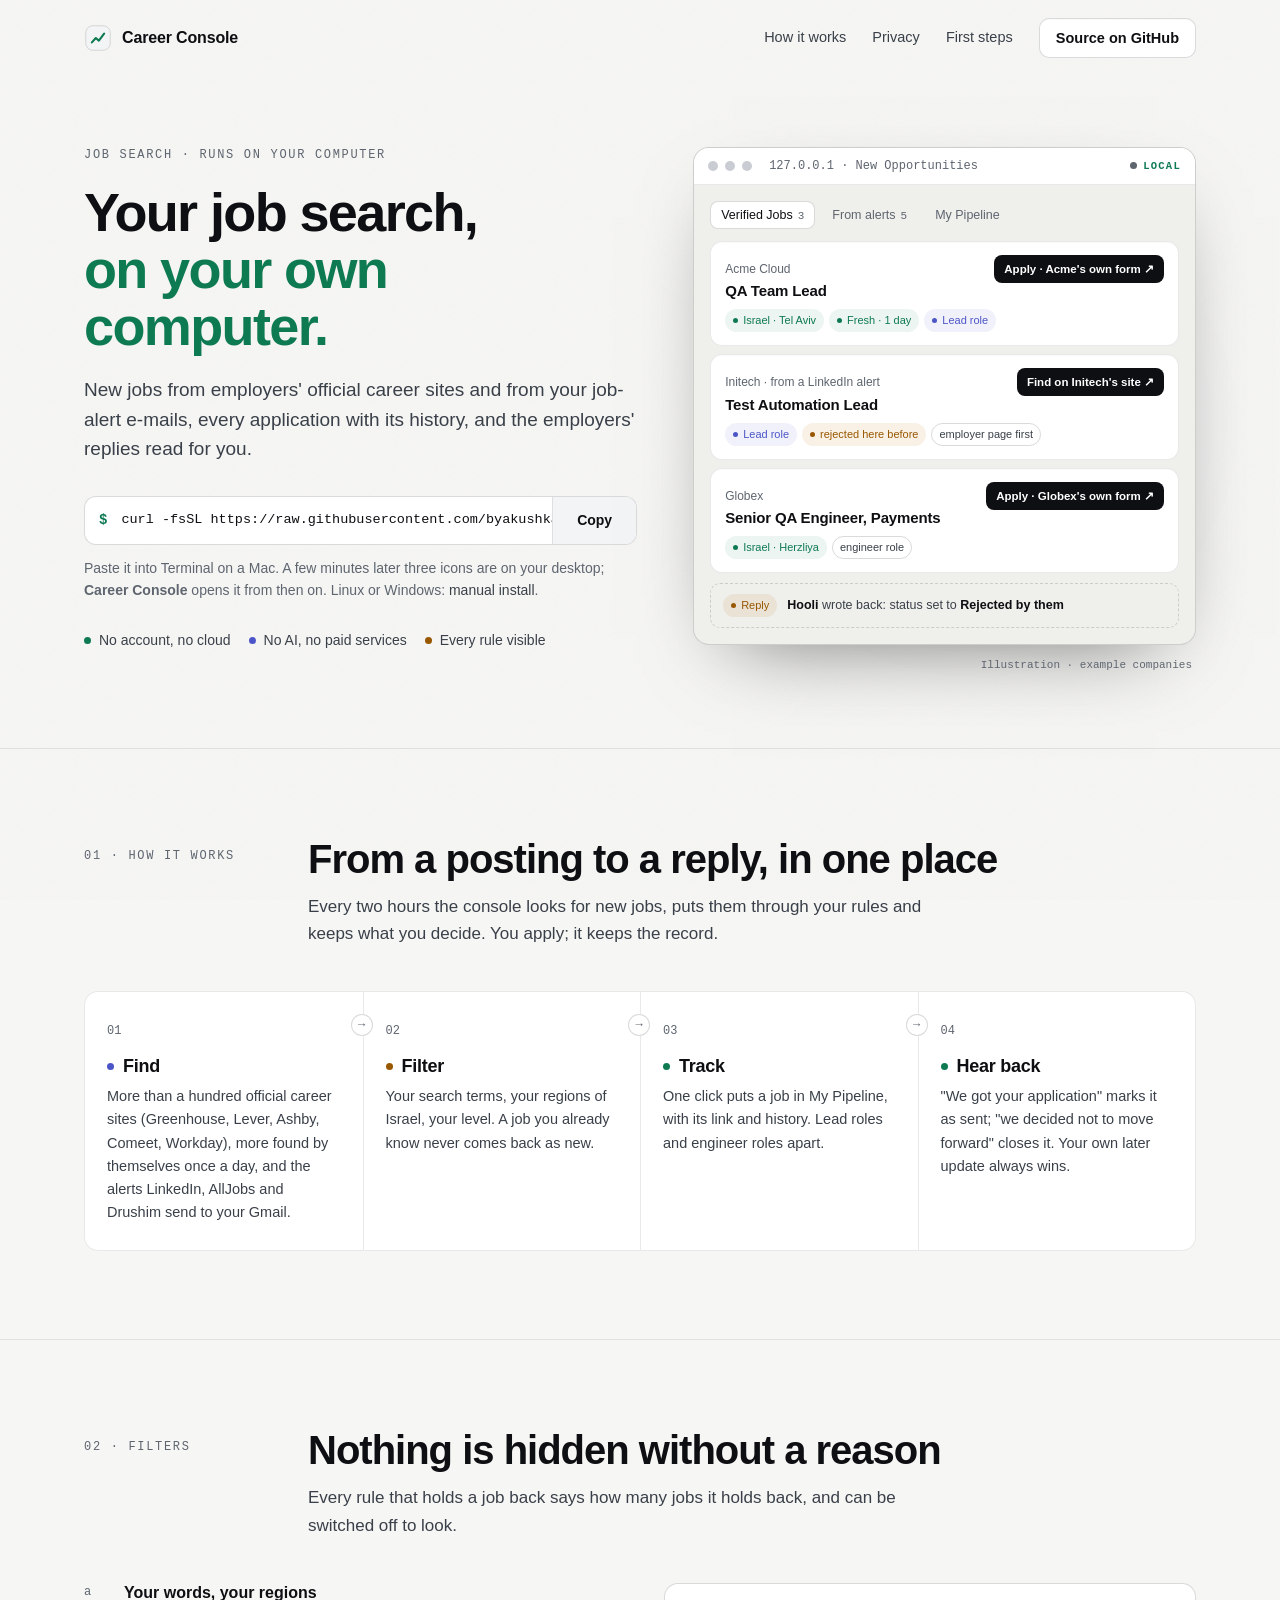
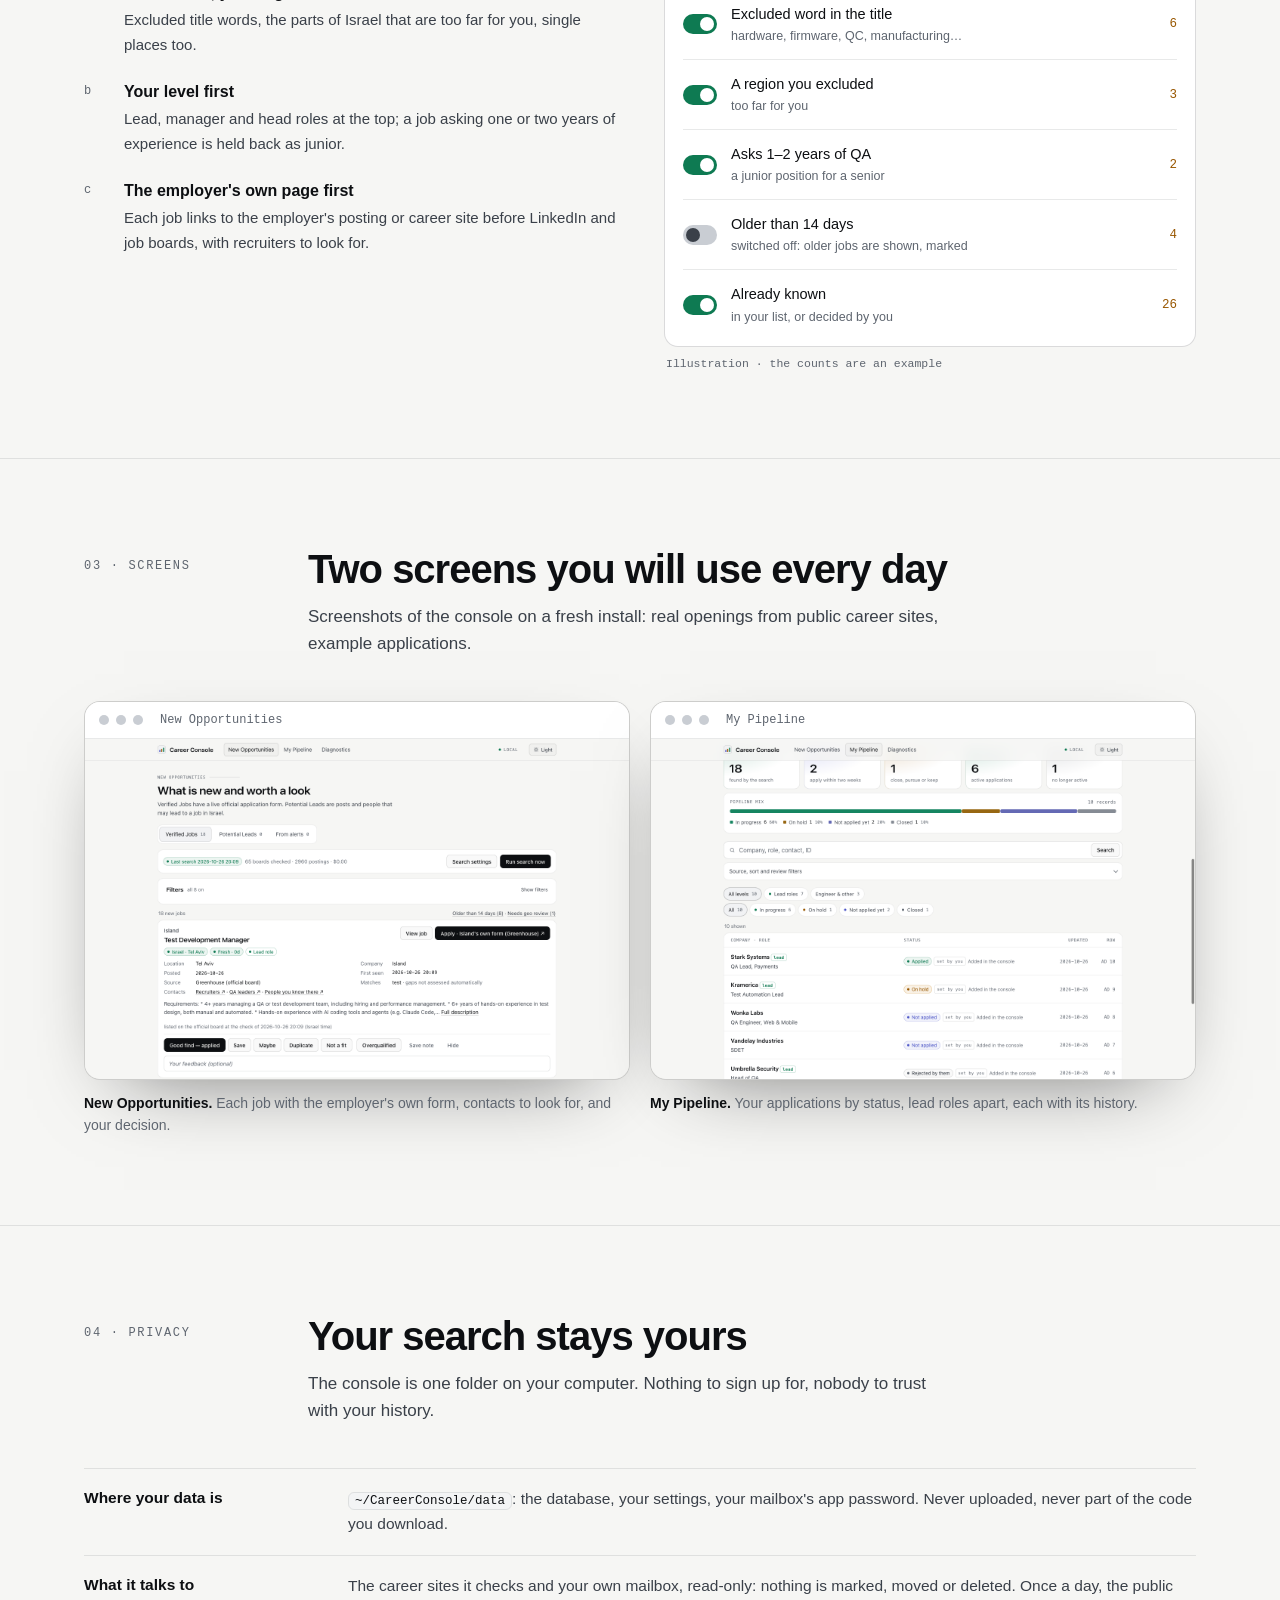
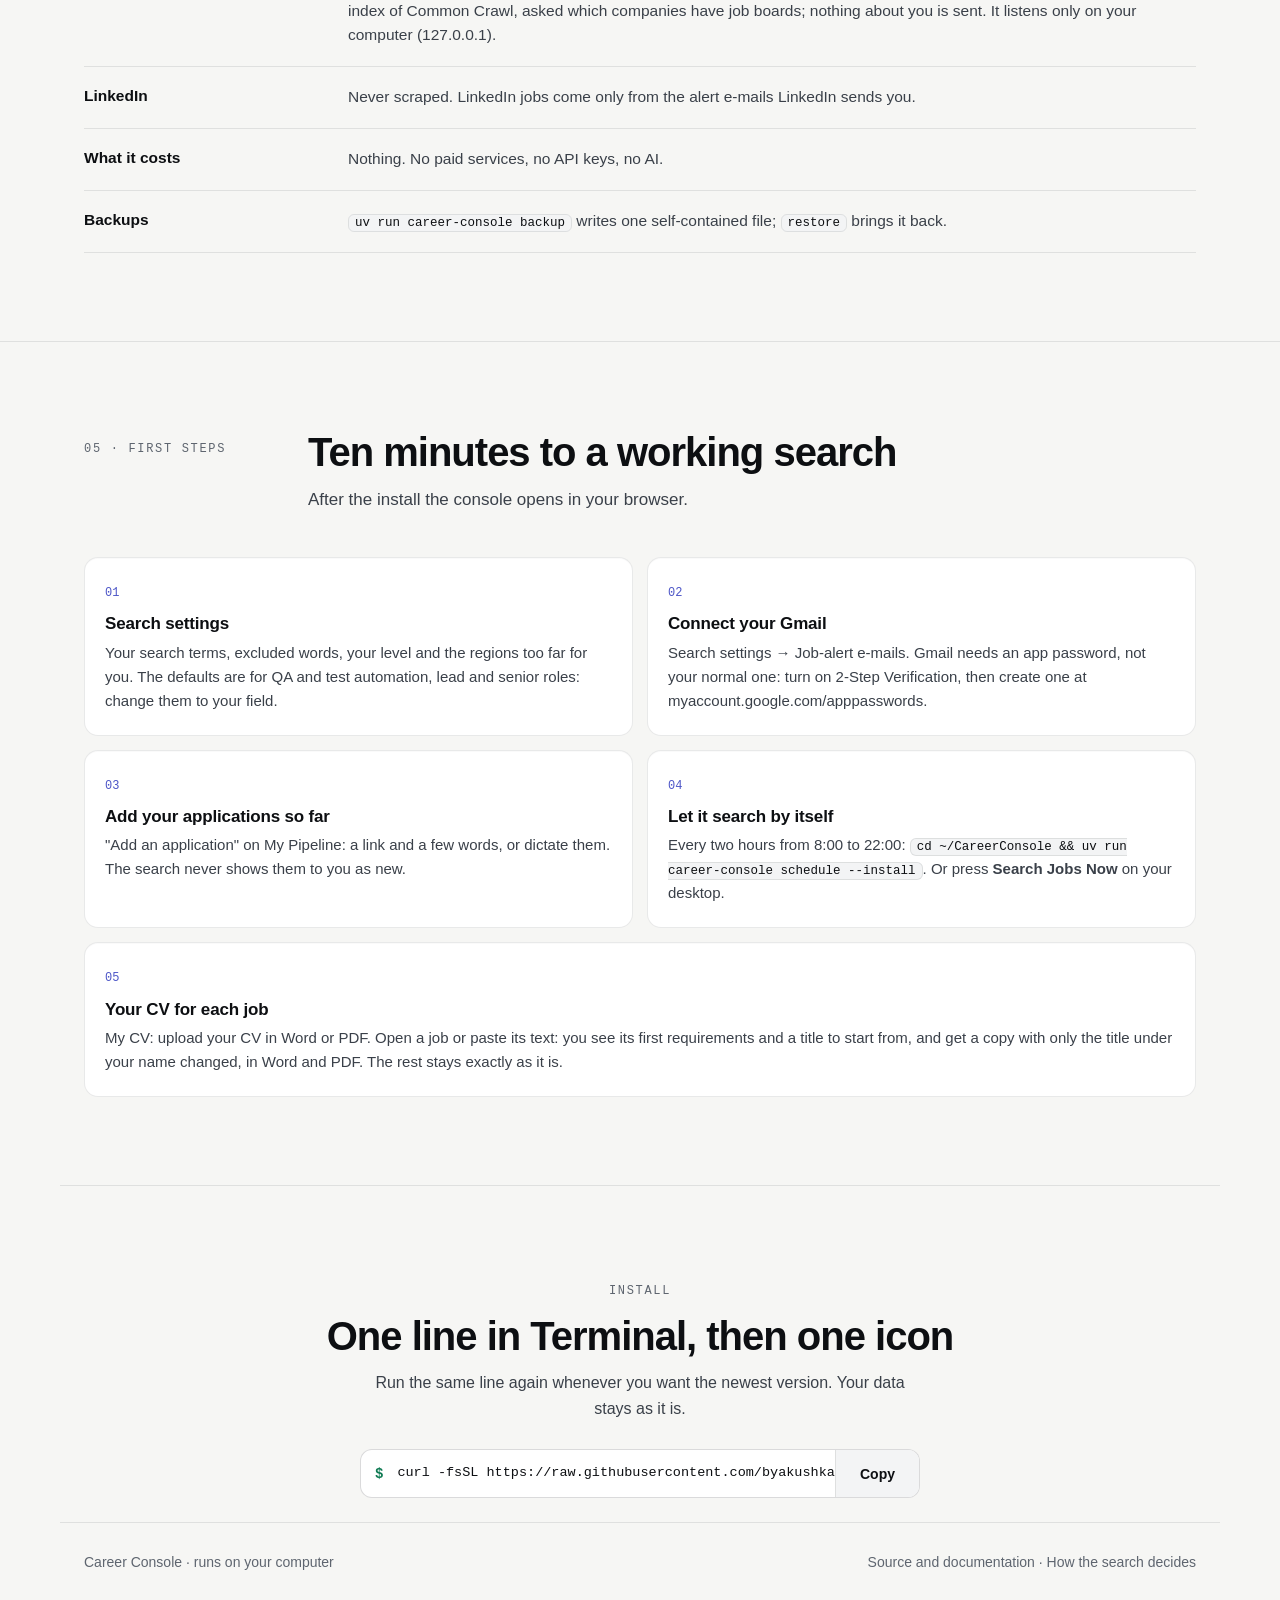
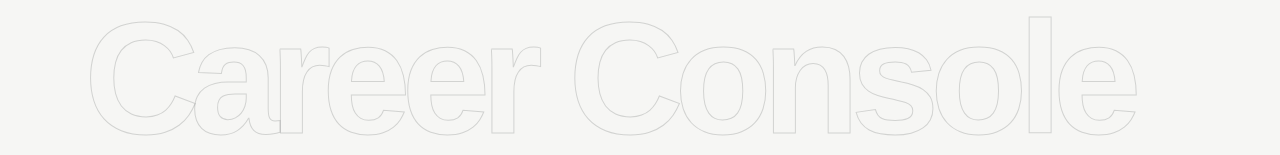
<file: docs/index.html>
<!doctype html>
<html lang="en">
<head>
<meta charset="utf-8">
<meta name="viewport" content="width=device-width, initial-scale=1">
<title>Career Console — your job search, on your own computer</title>
<meta name="description" content="A job-search console that runs on your own computer: new jobs from employers' official career sites and your alert e-mails, every application with its history, employers' replies read for you. No account, no cloud, no AI.">
<link rel="icon" href="data:image/svg+xml,%3Csvg xmlns=%27http://www.w3.org/2000/svg%27 viewBox=%270 0 32 32%27%3E%3Crect x=%272%27 y=%272%27 width=%2728%27 height=%2728%27 rx=%278%27 fill=%27%23161A20%27/%3E%3Cpath d=%27M9 21l4.5-5 3.5 3 6-8%27 fill=%27none%27 stroke=%27%235FD8A9%27 stroke-width=%272.4%27 stroke-linecap=%27round%27 stroke-linejoin=%27round%27/%3E%3C/svg%3E">
<style>
/* Colour carries one meaning each, as in the console itself:
   green = verified / under way · amber = waiting on your decision · lavender = found by the search */
:root{
  --bg:#07080A; --bg-2:#0B0D10; --panel:#101318; --panel-2:#161A20; --raise:rgba(255,255,255,.03);
  --ink:#F3F4F6; --ink-2:#BCC1C9; --mut:#868C95; --faint:#3B4048;
  --line:rgba(255,255,255,.08); --line-2:rgba(255,255,255,.14); --line-top:rgba(255,255,255,.2);
  --pr:#5FD8A9; --pr-dim:rgba(95,216,169,.11);
  --hu:#F4B860; --hu-dim:rgba(244,184,96,.11);
  --ai:#A6AEFF; --ai-dim:rgba(166,174,255,.11);
  --btn-ink:#07080A;
  --sans:-apple-system,BlinkMacSystemFont,"SF Pro Text","Segoe UI",Roboto,"Helvetica Neue",Arial,sans-serif;
  --display:-apple-system,BlinkMacSystemFont,"SF Pro Display","Segoe UI",Roboto,"Helvetica Neue",Arial,sans-serif;
  --mono:ui-monospace,"SF Mono",Menlo,"Roboto Mono",monospace;
  --frame:1160px; --gut:24px; --r:14px;
  color-scheme:dark;
}
@media (prefers-color-scheme:light){
  :root{
    --bg:#F6F6F4; --bg-2:#EFEFEC; --panel:#FFFFFF; --panel-2:#F3F4F5; --raise:rgba(10,12,16,.02);
    --ink:#0D0F12; --ink-2:#3A4049; --mut:#5E656F; --faint:#C9CDD3;
    --line:rgba(10,12,16,.09); --line-2:rgba(10,12,16,.15); --line-top:rgba(255,255,255,1);
    --pr:#0E7A52; --pr-dim:rgba(14,122,82,.08);
    --hu:#985700; --hu-dim:rgba(196,120,0,.1);
    --ai:#4C55C7; --ai-dim:rgba(76,85,199,.08);
    --btn-ink:#FFFFFF;
    color-scheme:light;
  }
}
*{box-sizing:border-box}
html{-webkit-text-size-adjust:100%;scroll-behavior:smooth}
body{margin:0;background:var(--bg);color:var(--ink);font:16px/1.6 var(--sans);-webkit-font-smoothing:antialiased;overflow-x:hidden}
body::before{content:"";position:fixed;inset:0;pointer-events:none;z-index:0;opacity:.035;
  background-image:url("data:image/svg+xml,%3Csvg xmlns='http://www.w3.org/2000/svg' width='160' height='160'%3E%3Cfilter id='n'%3E%3CfeTurbulence type='fractalNoise' baseFrequency='.9' numOctaves='2'/%3E%3C/filter%3E%3Crect width='100%25' height='100%25' filter='url(%23n)'/%3E%3C/svg%3E")}
main,header,footer{position:relative;z-index:1}
a{color:inherit;text-decoration:none}
a.u{background:linear-gradient(currentColor,currentColor) 0 100%/0 1px no-repeat;transition:background-size .25s}
a.u:hover{background-size:100% 1px}
:focus-visible{outline:2px solid var(--ai);outline-offset:3px;border-radius:6px}
code{font:13.5px/1.4 var(--mono)}
.wrap{max-width:var(--frame);margin:0 auto;padding-left:var(--gut);padding-right:var(--gut)}
.kicker{font:500 12px/1.5 var(--mono);letter-spacing:.14em;text-transform:uppercase;color:var(--mut)}
.dot{display:inline-block;width:7px;height:7px;border-radius:50%;background:currentColor;flex:none}

/* header */
.top{display:flex;align-items:center;justify-content:space-between;padding-top:18px;padding-bottom:18px}
.brand{display:flex;align-items:center;gap:10px;font:600 16px/1 var(--display);letter-spacing:-.01em}
.brand svg{width:28px;height:28px}
.nav{display:flex;align-items:center;gap:26px;font-size:14.5px;color:var(--ink-2)}
.nav a.u:hover{color:var(--ink)}
.btn{display:inline-flex;align-items:center;justify-content:center;gap:8px;min-height:40px;padding:0 16px;border-radius:10px;
  font:600 14.5px/1 var(--sans);color:var(--ink);border:1px solid var(--line-2);background:var(--panel);box-shadow:inset 0 1px 0 var(--raise);transition:border-color .2s}
.btn:hover{border-color:var(--ink-2)}

/* hero */
.hero{display:grid;grid-template-columns:minmax(0,1.1fr) minmax(0,1fr);gap:56px;align-items:center;padding-top:64px;padding-bottom:96px}
h1{font:600 clamp(36px,4.3vw,54px)/1.06 var(--display);letter-spacing:-.03em;margin:18px 0 20px}
h1 em{font-style:normal;color:var(--pr)}
.lead{font-size:19px;line-height:1.55;color:var(--ink-2);max-width:34em;margin:0}
.install{margin-top:32px}
.cmd{display:flex;align-items:stretch;border:1px solid var(--line-2);border-radius:12px;background:var(--panel);
  box-shadow:inset 0 1px 0 var(--line-top);overflow:hidden;max-width:560px}
.cmd .p{display:grid;place-items:center;padding:0 10px 0 14px;color:var(--pr);font:600 14px var(--mono)}
.cmd code{flex:1;min-width:0;overflow-x:auto;white-space:nowrap;padding:14px 4px;color:var(--ink);scrollbar-width:none}
.cmd code::-webkit-scrollbar{display:none}
.cmd button{flex:none;min-width:84px;min-height:44px;border:0;border-left:1px solid var(--line);background:var(--panel-2);color:var(--ink);font:600 14px var(--sans);cursor:pointer}
.cmd button:hover{color:var(--pr)}
.note{margin:12px 0 0;font-size:14px;color:var(--mut);max-width:560px}
.note a{color:var(--ink-2)}
.facts{display:flex;flex-wrap:wrap;gap:8px 18px;margin:28px 0 0;padding:0;list-style:none;font-size:14px;color:var(--ink-2)}
.facts li{display:flex;align-items:center;gap:8px}
.g{color:var(--pr)} .a{color:var(--hu)} .l{color:var(--ai)}

/* the console, drawn */
.stage{position:relative}
.stage::before{content:"";position:absolute;inset:8% -6% -4% 6%;background:radial-gradient(closest-side,var(--pr-dim),transparent);filter:blur(30px);z-index:-1}
.win{border:1px solid var(--line-2);border-radius:16px;background:var(--bg-2);box-shadow:inset 0 1px 0 var(--line-top),0 30px 80px -40px rgba(0,0,0,.6);overflow:hidden}
.bar{display:flex;align-items:center;gap:7px;padding:11px 14px;border-bottom:1px solid var(--line);background:var(--panel)}
.bar i{width:10px;height:10px;border-radius:50%;background:var(--faint)}
.bar span{margin-left:10px;min-width:0;white-space:nowrap;overflow:hidden;text-overflow:ellipsis;font:500 12px var(--mono);color:var(--mut)}
.bar b{margin-left:auto;font:600 10.5px var(--mono);letter-spacing:.12em;color:var(--pr);display:flex;align-items:center;gap:6px}
.ui{padding:16px}
.tabs{display:flex;gap:6px;margin-bottom:12px}
.tab{font:500 12.5px var(--sans);padding:6px 10px;border-radius:8px;color:var(--mut);border:1px solid transparent}
.tab.on{color:var(--ink);background:var(--panel);border-color:var(--line-2)}
.tab small{font:500 11px var(--mono);margin-left:5px;color:var(--mut)}
.job{background:var(--panel);border:1px solid var(--line);border-radius:12px;padding:13px 14px;margin-top:8px;box-shadow:inset 0 1px 0 var(--raise)}
.job .row{display:flex;align-items:flex-start;justify-content:space-between;gap:12px}
.job .co{font-size:12px;color:var(--mut)}
.job h4{margin:2px 0 8px;font:600 15px/1.25 var(--display);letter-spacing:-.01em}
.job .go{flex:none;font:600 11.5px var(--sans);padding:7px 10px;border-radius:8px;background:var(--ink);color:var(--btn-ink);white-space:nowrap}
.tags{display:flex;flex-wrap:wrap;gap:5px}
.tag{display:inline-flex;align-items:center;gap:5px;font:500 11px/1 var(--sans);padding:5px 7px;border-radius:999px;border:1px solid var(--line-2);color:var(--ink-2)}
.tag .dot{width:5px;height:5px}
.tag.g{color:var(--pr);background:var(--pr-dim);border-color:transparent}
.tag.a{color:var(--hu);background:var(--hu-dim);border-color:transparent}
.tag.l{color:var(--ai);background:var(--ai-dim);border-color:transparent}
.reply{display:flex;align-items:center;gap:10px;margin-top:10px;padding:10px 12px;border-radius:10px;border:1px dashed var(--line-2);font-size:12.5px;color:var(--ink-2)}
.reply b{color:var(--ink);font-weight:600}
.illus{position:absolute;right:4px;bottom:-26px;font:500 11px var(--mono);color:var(--mut)}
@media (prefers-reduced-motion:no-preference){
  .job,.reply{opacity:0;transform:translateY(8px);animation:in .6s cubic-bezier(.2,.7,.2,1) forwards}
  .job:nth-of-type(1){animation-delay:.15s} .job:nth-of-type(2){animation-delay:.3s} .job:nth-of-type(3){animation-delay:.45s}
  .reply{animation-delay:.7s}
  @keyframes in{to{opacity:1;transform:none}}
}

/* sections */
section{border-top:1px solid var(--line);padding-top:88px;padding-bottom:88px}
.head{display:grid;grid-template-columns:200px minmax(0,1fr);gap:24px;margin-bottom:44px}
.head .kicker{padding-top:10px}
h2{font:600 clamp(28px,3.4vw,40px)/1.1 var(--display);letter-spacing:-.025em;margin:0 0 12px;max-width:20em}
.head p{margin:0;color:var(--ink-2);font-size:17px;max-width:38em}

/* how it works */
.flow{display:grid;grid-template-columns:repeat(4,minmax(0,1fr));border:1px solid var(--line);border-radius:var(--r);background:var(--panel);box-shadow:inset 0 1px 0 var(--line-top)}
.step{padding:24px 22px 26px;border-left:1px solid var(--line);position:relative}
.step:first-child{border-left:0}
.step .n{font:500 12px var(--mono);color:var(--mut)}
.step h3{display:flex;align-items:center;gap:9px;margin:14px 0 8px;font:600 18px/1.2 var(--display);letter-spacing:-.015em}
.step p{margin:0;font-size:14.5px;color:var(--ink-2)}
.step:not(:last-child)::after{content:"→";position:absolute;right:-10px;top:22px;z-index:1;width:20px;height:20px;display:grid;place-items:center;
  font:12px var(--mono);color:var(--mut);background:var(--panel);border:1px solid var(--line-2);border-radius:50%}

/* filters */
.split{display:grid;grid-template-columns:minmax(0,1fr) minmax(0,1fr);gap:48px;align-items:start}
.points{margin:0;padding:0;list-style:none;display:grid;gap:24px}
.points li{display:grid;grid-template-columns:28px minmax(0,1fr);gap:12px}
.points b{display:block;font:600 16px/1.3 var(--display);margin-bottom:3px}
.points span{color:var(--ink-2);font-size:15px}
.points i{font:500 12px var(--mono);font-style:normal;color:var(--mut);padding-top:2px}
.panel{border:1px solid var(--line-2);border-radius:var(--r);background:var(--panel);box-shadow:inset 0 1px 0 var(--line-top);padding:6px 18px}
.f{display:flex;align-items:center;gap:14px;padding:13px 0;border-bottom:1px solid var(--line);font-size:14.5px}
.f:last-child{border-bottom:0}
.f .t{flex:1;min-width:0}
.f .t small{display:block;color:var(--mut);font-size:12.5px}
.f .c{font:500 12.5px var(--mono);color:var(--hu)}
.sw{flex:none;width:34px;height:20px;border-radius:999px;background:var(--pr);position:relative}
.sw::after{content:"";position:absolute;top:3px;right:3px;width:14px;height:14px;border-radius:50%;background:var(--btn-ink)}
.sw.off{background:var(--faint)} .sw.off::after{right:auto;left:3px;background:var(--ink-2)}
.cap{margin:10px 2px 0;font:500 11.5px var(--mono);color:var(--mut)}

/* real screens */
.shots{display:grid;grid-template-columns:minmax(0,1fr) minmax(0,1fr);gap:20px}
.shot{margin:0}
.shot .win img{display:block;width:100%;height:auto}
.shot figcaption{margin-top:12px;font-size:14px;color:var(--mut)}
.shot figcaption b{color:var(--ink);font-weight:600}

/* private */
.spec{margin:0;border-top:1px solid var(--line)}
.spec div{display:grid;grid-template-columns:240px minmax(0,1fr);gap:24px;padding:18px 0;border-bottom:1px solid var(--line)}
.spec dt{font:600 15.5px/1.4 var(--display);margin:0}
.spec dd{margin:0;color:var(--ink-2);font-size:15.5px}
.spec code,.steps code{color:var(--ink);background:var(--panel-2);border:1px solid var(--line);border-radius:6px;padding:1px 6px;font-size:12.5px}

/* start */
.steps{margin:0;padding:0;list-style:none;display:grid;grid-template-columns:repeat(2,minmax(0,1fr));gap:14px}
.steps li{border:1px solid var(--line);border-radius:var(--r);background:var(--panel);padding:20px 20px 22px;box-shadow:inset 0 1px 0 var(--raise)}
.steps li:last-child:nth-child(odd){grid-column:1/-1}
.steps .n{font:500 12px var(--mono);color:var(--ai)}
.steps h3{margin:10px 0 6px;font:600 17px/1.25 var(--display);letter-spacing:-.01em}
.steps p{margin:0;color:var(--ink-2);font-size:15px}

/* closing */
.close{border-top:1px solid var(--line);padding-top:96px;padding-bottom:24px;display:flex;flex-direction:column;align-items:center;text-align:center}
.close h2{margin:14px auto 12px}
.close p{margin:0 auto 28px;color:var(--ink-2);max-width:34em}
.close .cmd{width:100%;text-align:left}
footer{border-top:1px solid var(--line);margin-top:72px;padding-top:28px}
.foot{display:flex;flex-wrap:wrap;gap:12px 28px;justify-content:space-between;color:var(--mut);font-size:14px}
.word{font:700 clamp(56px,12.5vw,168px)/.8 var(--display);letter-spacing:-.06em;color:transparent;-webkit-text-stroke:1px var(--line-2);
  margin:40px 0 0;padding-bottom:12px;white-space:nowrap;overflow:hidden;user-select:none}

/* 1024 and below */
@media (max-width:920px){
  .hero{grid-template-columns:minmax(0,1fr);gap:64px;padding-top:48px}
  .stage{max-width:660px}
}
@media (max-width:1080px){
  .hero{gap:36px}
  .job .go{font-size:11px;padding:6px 8px}
  .flow{grid-template-columns:repeat(2,minmax(0,1fr))}
  .step:nth-child(3){border-left:0}
  .step:nth-child(n+3){border-top:1px solid var(--line)}
  .step:nth-child(2)::after{display:none}
  .split{grid-template-columns:minmax(0,1fr)}
  .head{grid-template-columns:minmax(0,1fr);gap:10px}
  .head .kicker{padding-top:0}
}
/* phones */
@media (max-width:640px){
  :root{--gut:18px}
  .nav a.u{display:none}
  .hero{padding-top:32px;padding-bottom:72px}
  .lead{font-size:17px}
  .stage::before{inset:8% 0 0 0}
  .ui .job:nth-of-type(3){display:none}
  .job .go{display:none}
  .flow{grid-template-columns:minmax(0,1fr)}
  .step{border-left:0}
  .step:nth-child(n+2){border-top:1px solid var(--line)}
  .step::after{display:none}
  .shots,.steps{grid-template-columns:minmax(0,1fr)}
  .spec div{grid-template-columns:minmax(0,1fr);gap:4px}
  section,.close{padding-top:64px;padding-bottom:64px}
  .cmd button{min-width:72px}
}
</style>
</head>
<body>
<header class="wrap top">
  <a class="brand" href="#top" aria-label="Career Console, top of the page">
    <svg viewBox="0 0 32 32" aria-hidden="true"><rect x="2" y="2" width="28" height="28" rx="8" fill="var(--panel-2)" stroke="var(--line-2)"/><path d="M9 21l4.5-5 3.5 3 6-8" fill="none" stroke="var(--pr)" stroke-width="2.4" stroke-linecap="round" stroke-linejoin="round"/></svg>
    Career Console
  </a>
  <nav class="nav" aria-label="Page">
    <a class="u" href="#how">How it works</a>
    <a class="u" href="#private">Privacy</a>
    <a class="u" href="#start">First steps</a>
    <a class="btn" href="https://github.com/byakushka-cmd/career-console">Source on GitHub</a>
  </nav>
</header>

<main id="top">
<div class="wrap hero">
  <div>
    <span class="kicker">Job search · runs on your computer</span>
    <h1>Your job search,<br><em>on your own computer.</em></h1>
    <p class="lead">New jobs from employers' official career sites and from your job-alert e-mails, every application with its
      history, and the employers' replies read for you.</p>
    <div class="install">
      <div class="cmd">
        <span class="p" aria-hidden="true">$</span>
        <code id="cmd">curl -fsSL https://raw.githubusercontent.com/byakushka-cmd/career-console/main/install.sh | bash</code>
        <button type="button" data-copy="cmd">Copy</button>
      </div>
      <p class="note">Paste it into Terminal on a Mac. A few minutes later three icons are on your desktop;
        <b>Career Console</b> opens it from then on. Linux or Windows: <a class="u" href="https://github.com/byakushka-cmd/career-console#manual-install-linux-windows-or-without-the-script">manual install</a>.</p>
    </div>
    <ul class="facts">
      <li><span class="dot g"></span>No account, no cloud</li>
      <li><span class="dot l"></span>No AI, no paid services</li>
      <li><span class="dot a"></span>Every rule visible</li>
    </ul>
  </div>

  <figure class="stage" style="margin:0" aria-label="An illustration of the console">
    <div class="win">
      <div class="bar"><i></i><i></i><i></i><span>127.0.0.1 · New Opportunities</span><b><span class="dot"></span>LOCAL</b></div>
      <div class="ui">
        <div class="tabs"><span class="tab on">Verified Jobs<small>3</small></span><span class="tab">From alerts<small>5</small></span><span class="tab">My Pipeline</span></div>
        <div class="job">
          <div class="row"><div><span class="co">Acme Cloud</span><h4>QA Team Lead</h4></div><span class="go">Apply · Acme's own form ↗</span></div>
          <div class="tags"><span class="tag g"><span class="dot"></span>Israel · Tel Aviv</span><span class="tag g"><span class="dot"></span>Fresh · 1 day</span><span class="tag l"><span class="dot"></span>Lead role</span></div>
        </div>
        <div class="job">
          <div class="row"><div><span class="co">Initech · from a LinkedIn alert</span><h4>Test Automation Lead</h4></div><span class="go">Find on Initech's site ↗</span></div>
          <div class="tags"><span class="tag l"><span class="dot"></span>Lead role</span><span class="tag a"><span class="dot"></span>rejected here before</span><span class="tag">employer page first</span></div>
        </div>
        <div class="job">
          <div class="row"><div><span class="co">Globex</span><h4>Senior QA Engineer, Payments</h4></div><span class="go">Apply · Globex's own form ↗</span></div>
          <div class="tags"><span class="tag g"><span class="dot"></span>Israel · Herzliya</span><span class="tag">engineer role</span></div>
        </div>
        <div class="reply"><span class="tag a"><span class="dot"></span>Reply</span><span><b>Hooli</b> wrote back: status set to <b>Rejected by them</b></span></div>
      </div>
    </div>
    <figcaption class="illus">Illustration · example companies</figcaption>
  </figure>
</div>

<section id="how">
  <div class="wrap">
    <div class="head"><span class="kicker">01 · How it works</span>
      <div><h2>From a posting to a reply, in one place</h2>
        <p>Every two hours the console looks for new jobs, puts them through your rules and keeps what you decide. You apply;
          it keeps the record.</p></div></div>
    <div class="flow">
      <div class="step"><span class="n">01</span><h3><span class="dot l"></span>Find</h3>
        <p>More than a hundred official career sites (Greenhouse, Lever, Ashby, Comeet, Workday), more found by themselves once a day, and the alerts LinkedIn, AllJobs and Drushim send to your Gmail.</p></div>
      <div class="step"><span class="n">02</span><h3><span class="dot a"></span>Filter</h3>
        <p>Your search terms, your regions of Israel, your level. A job you already know never comes back as new.</p></div>
      <div class="step"><span class="n">03</span><h3><span class="dot g"></span>Track</h3>
        <p>One click puts a job in My Pipeline, with its link and history. Lead roles and engineer roles apart.</p></div>
      <div class="step"><span class="n">04</span><h3><span class="dot g"></span>Hear back</h3>
        <p>"We got your application" marks it as sent; "we decided not to move forward" closes it. Your own later update always wins.</p></div>
    </div>
  </div>
</section>

<section id="rules">
  <div class="wrap">
    <div class="head"><span class="kicker">02 · Filters</span>
      <div><h2>Nothing is hidden without a reason</h2>
        <p>Every rule that holds a job back says how many jobs it holds back, and can be switched off to look.</p></div></div>
    <div class="split">
      <ul class="points">
        <li><i>a</i><div><b>Your words, your regions</b><span>Excluded title words, the parts of Israel that are too far for you, single places too.</span></div></li>
        <li><i>b</i><div><b>Your level first</b><span>Lead, manager and head roles at the top; a job asking one or two years of experience is held back as junior.</span></div></li>
        <li><i>c</i><div><b>The employer's own page first</b><span>Each job links to the employer's posting or career site before LinkedIn and job boards, with recruiters to look for.</span></div></li>
      </ul>
      <figure style="margin:0">
        <div class="panel" aria-label="An illustration of the filters panel">
          <div class="f"><span class="sw"></span><span class="t">Excluded word in the title<small>hardware, firmware, QC, manufacturing…</small></span><span class="c">6</span></div>
          <div class="f"><span class="sw"></span><span class="t">A region you excluded<small>too far for you</small></span><span class="c">3</span></div>
          <div class="f"><span class="sw"></span><span class="t">Asks 1–2 years of QA<small>a junior position for a senior</small></span><span class="c">2</span></div>
          <div class="f"><span class="sw off"></span><span class="t">Older than 14 days<small>switched off: older jobs are shown, marked</small></span><span class="c">4</span></div>
          <div class="f"><span class="sw"></span><span class="t">Already known<small>in your list, or decided by you</small></span><span class="c">26</span></div>
        </div>
        <figcaption class="cap">Illustration · the counts are an example</figcaption>
      </figure>
    </div>
  </div>
</section>

<section id="screens">
  <div class="wrap">
    <div class="head"><span class="kicker">03 · Screens</span>
      <div><h2>Two screens you will use every day</h2>
        <p>Screenshots of the console on a fresh install: real openings from public career sites, example applications.</p></div></div>
    <div class="shots">
      <figure class="shot"><div class="win"><div class="bar"><i></i><i></i><i></i><span>New Opportunities</span></div>
        <img src="img/opportunities.png" alt="New Opportunities: a job from an official career site with its links, marks and decision buttons" width="1440" height="900"></div>
        <figcaption><b>New Opportunities.</b> Each job with the employer's own form, contacts to look for, and your decision.</figcaption></figure>
      <figure class="shot"><div class="win"><div class="bar"><i></i><i></i><i></i><span>My Pipeline</span></div>
        <img src="img/pipeline.png" alt="My Pipeline: applications by status with lead roles marked" width="1440" height="900"></div>
        <figcaption><b>My Pipeline.</b> Your applications by status, lead roles apart, each with its history.</figcaption></figure>
    </div>
  </div>
</section>

<section id="private">
  <div class="wrap">
    <div class="head"><span class="kicker">04 · Privacy</span>
      <div><h2>Your search stays yours</h2>
        <p>The console is one folder on your computer. Nothing to sign up for, nobody to trust with your history.</p></div></div>
    <dl class="spec">
      <div><dt>Where your data is</dt><dd><code>~/CareerConsole/data</code>: the database, your settings, your mailbox's app password. Never uploaded, never part of the code you download.</dd></div>
      <div><dt>What it talks to</dt><dd>The career sites it checks and your own mailbox, read-only: nothing is marked, moved or deleted. Once a day, the public index of Common Crawl, asked which companies have job boards; nothing about you is sent. It listens only on your computer (127.0.0.1).</dd></div>
      <div><dt>LinkedIn</dt><dd>Never scraped. LinkedIn jobs come only from the alert e-mails LinkedIn sends you.</dd></div>
      <div><dt>What it costs</dt><dd>Nothing. No paid services, no API keys, no AI.</dd></div>
      <div><dt>Backups</dt><dd><code>uv run career-console backup</code> writes one self-contained file; <code>restore</code> brings it back.</dd></div>
    </dl>
  </div>
</section>

<section id="start">
  <div class="wrap">
    <div class="head"><span class="kicker">05 · First steps</span>
      <div><h2>Ten minutes to a working search</h2>
        <p>After the install the console opens in your browser.</p></div></div>
    <ol class="steps">
      <li><span class="n">01</span><h3>Search settings</h3><p>Your search terms, excluded words, your level and the regions too far for you. The defaults are for QA and test automation, lead and senior roles: change them to your field.</p></li>
      <li><span class="n">02</span><h3>Connect your Gmail</h3><p>Search settings → Job-alert e-mails. Gmail needs an app password, not your normal one: turn on 2-Step Verification, then create one at myaccount.google.com/apppasswords.</p></li>
      <li><span class="n">03</span><h3>Add your applications so far</h3><p>"Add an application" on My Pipeline: a link and a few words, or dictate them. The search never shows them to you as new.</p></li>
      <li><span class="n">04</span><h3>Let it search by itself</h3><p>Every two hours from 8:00 to 22:00: <code>cd ~/CareerConsole &amp;&amp; uv run career-console schedule --install</code>. Or press <b>Search Jobs Now</b> on your desktop.</p></li>
      <li><span class="n">05</span><h3>Your CV for each job</h3><p>My CV: upload your CV in Word or PDF. Open a job or paste its text: you see its first requirements and a title to start from, and get a copy with only the title under your name changed, in Word and PDF. The rest stays exactly as it is.</p></li>
    </ol>
  </div>
</section>

<div class="wrap close">
  <span class="kicker">Install</span>
  <h2>One line in Terminal, then one icon</h2>
  <p>Run the same line again whenever you want the newest version. Your data stays as it is.</p>
  <div class="cmd">
    <span class="p" aria-hidden="true">$</span>
    <code id="cmd2">curl -fsSL https://raw.githubusercontent.com/byakushka-cmd/career-console/main/install.sh | bash</code>
    <button type="button" data-copy="cmd2">Copy</button>
  </div>
</div>
</main>

<footer class="wrap">
  <div class="foot"><span>Career Console · runs on your computer</span>
    <span><a class="u" href="https://github.com/byakushka-cmd/career-console">Source and documentation</a> · <a class="u" href="https://github.com/byakushka-cmd/career-console/blob/main/docs/SEARCH.md">How the search decides</a></span></div>
  <div class="word" aria-hidden="true">Career Console</div>
</footer>

<script>
document.querySelectorAll("[data-copy]").forEach(function (b) {
  b.addEventListener("click", function () {
    var text = document.getElementById(b.dataset.copy).textContent;
    (navigator.clipboard ? navigator.clipboard.writeText(text) : Promise.reject()).then(function () {
      b.textContent = "Copied"; setTimeout(function () { b.textContent = "Copy"; }, 1600);
    }, function () { b.textContent = "Select it"; });
  });
});
</script>
</body>
</html>
</file>
